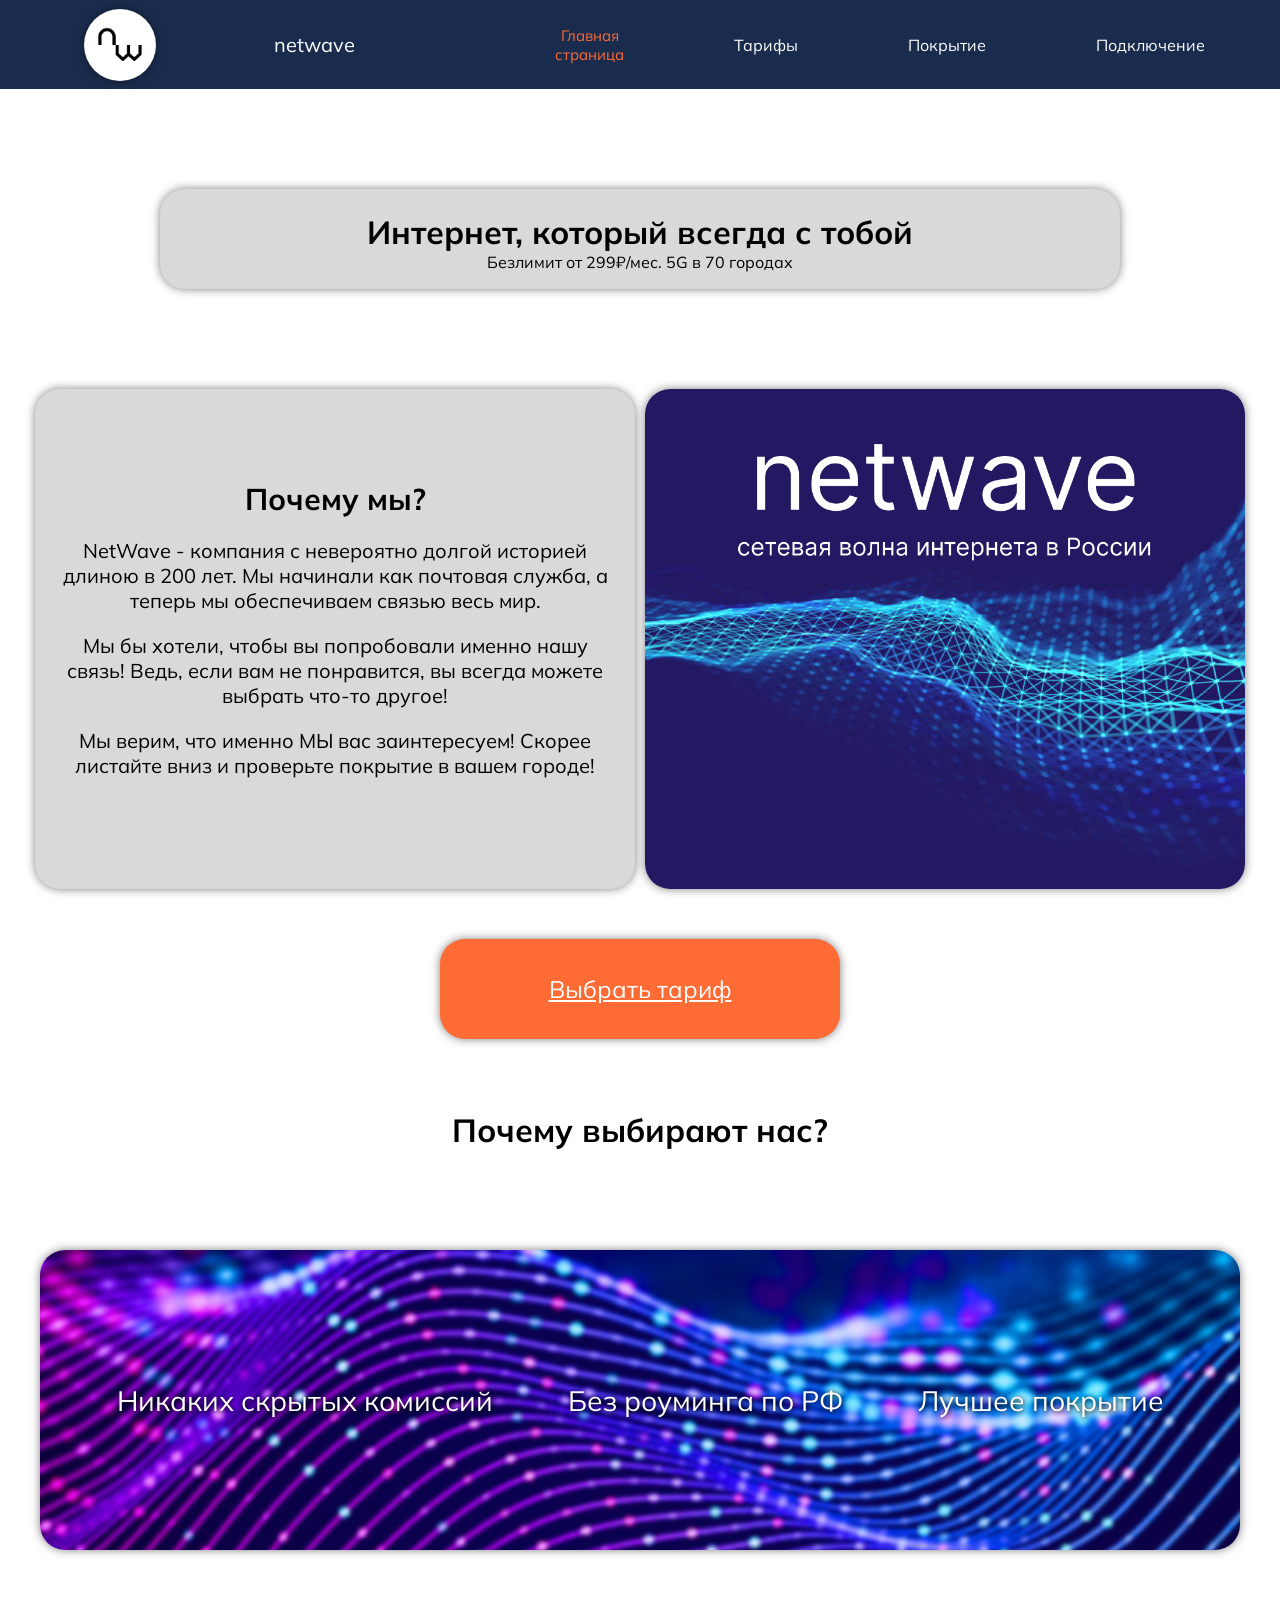
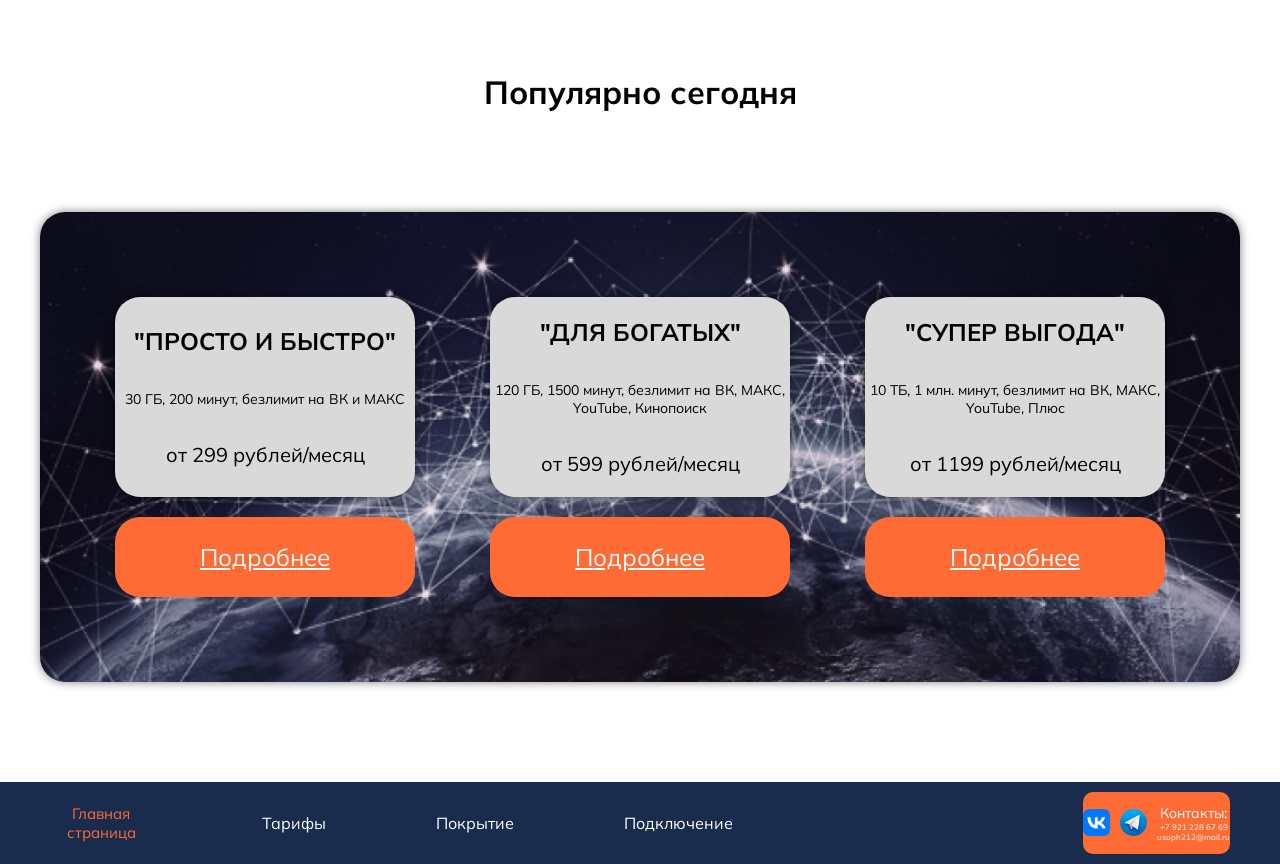
<file: index.html>
<!DOCTYPE html>
<html>
<head>
    <meta charset="utf-8">
    <link rel="stylesheet" href="style.css">
    <link rel="preconnect" href="https://fonts.googleapis.com">
    <link rel="preconnect" href="https://fonts.gstatic.com" crossorigin>
    <link href="https://fonts.googleapis.com/css2?family=Mulish:ital,wght@0,200..1000;1,200..1000&display=swap" rel="stylesheet">
    <title>NetWave - супер технологии</title>
</head>
<body>
    <header>
        <div class="Shapka">
            <img class="Logo" src="logos.png"></img>
            <p class="TextHover" style="transition: background-color 0.3s;font-size: 20px; color: white; margin-right: 90px">netwave</p>
            <p class="TextHover" style="color: #FF6B35; font-size: 15px;">Главная страница</p>
            <p class="TextHover" style="transition: background-color 0.3s;color: white"><a style="color: white; text-decoration: none;" href="tarify.html">Тарифы</a></p>
            <p class="TextHover" style="transition: background-color 0.3s;color: white"><a style="color: white; text-decoration: none;" href="pokrytie.html">Покрытие</a></p>
            <p class="TextHover" style="transition: background-color 0.3s;color: white"><a style="color: white; text-decoration: none;" href="tarify.html">Подключение</a></p>
        </div>
    </header>
    <main class="MainBlock">
    <div class="FirstHero">
        <h1 class="FirstH1">Интернет, который всегда с тобой</h1>
        <p style="margin-top: 0; font-size: 16px">Безлимит от 299₽/мес. 5G в 70 городах</p>
    </div>
    <div class="Article">
        <article>
            <h2 style="margin: 0">Почему мы?</h2>
            <section class="ArticleSection">
                <p style="margin: 0">NetWave - компания с невероятно долгой историей длиною в 200 лет.
Мы начинали как почтовая служба, а теперь мы обеспечиваем связью весь мир.</p>
                <p>Мы бы хотели, чтобы вы попробовали именно нашу связь! 
Ведь, если вам не понравится, вы всегда можете выбрать что-то другое!</p>
                <p>Мы верим, что именно МЫ вас заинтересуем! 
Скорее листайте вниз и проверьте покрытие в вашем городе!</p>
            </section>
        </article>
        <div class="Banner"></div>
    </div>
    <div class="ChooseTarifFlex">
        <a href="tarify.html" class="ChooseTarif">Выбрать тариф</a>
    </div>
    <h1 class="SecondH1">Почему выбирают нас?</h1>
    <div class="HeroBox">
        <p>Никаких скрытых комиссий</p>
        <p>Без роуминга по РФ</p>
        <p>Лучшее покрытие</p>
    </div>
    <h1 class="SecondH1">Популярно сегодня</h1>
    <div class="Main">
        <div class="ParentCard">
            <div class="TradeCard">
                <h2>"ПРОСТО И БЫСТРО"</h2>
                <p style="font-size: 14px;">30 ГБ, 200 минут,
    безлимит на ВК и МАКС</p>
                <p style="font-size: 20px;">от 299 рублей/месяц</p>
            </div>
                <a href="tarify.html" class="ChooseTarifBT">Подробнее</a>
                
        </div>
        <div class="ParentCard">
            <div class="TradeCard">
                <h2>"ДЛЯ БОГАТЫХ"</h2>
                <p style="font-size: 14px;">120 ГБ, 1500 минут,
безлимит на ВК, МАКС, YouTube, Кинопоиск</p>
                <p style="font-size: 20px; text-align: center;">от 599 рублей/месяц</p>
            </div>
                <a href="tarify.html" class="ChooseTarifBT">Подробнее</a>
                
        </div>
        <div class="ParentCard">
            <div class="TradeCard">
                <h2>"СУПЕР ВЫГОДА"</h2>
                <p style="font-size: 14px;">10 ТБ, 1 млн. минут,
безлимит на ВК, МАКС, YouTube, Плюс</p>
                <p style="font-size: 20px;">от 1199 рублей/месяц</p>
            </div>
                <a href="tarify.html" class="ChooseTarifBT">Подробнее</a>
                
        </div>
    </div>
    </main>
    <footer>
        <div style="display: flex; margin: 0; height: 100%; gap: 110px; justify-content: center; align-items: center; margin-left: 50px; margin-right: 50px">
            <p class="TextHover" style="transition: background-color 0.3s;color: #FF6B35; font-size: 15px;">Главная страница</p>
            <p class="TextHover" style="transition: background-color 0.3s;color: white"><a style="color: white; text-decoration: none;" href="tarify.html">Тарифы</a></p>
            <p class="TextHover" style="transition: background-color 0.3s;color: white"><a style="color: white; text-decoration: none;" href="pokrytie.html">Покрытие</a></p>
            <p class="TextHover" style="transition: background-color 0.3s;color: white"><a style="color: white; text-decoration: none;" href="tarify.html">Подключение</a></p>
            <div class="Contacts">
                <img style="width: 27px;height: 27px;" src="vk.png">
                <img style="width: 27px;height: 27px; border-radius: 50%" src="tg.png">
                <div class="Abzasy">
                    <p class="TextHover" style="margin: 0; font-size: 14px">Контакты:</p>
                    <p class="TextHover" style="margin: 0">+7 921 228 67 69</p>
                    <p class="TextHover" style="margin: 0">usuph212@mail.ru</p>
                </div>
            </div>
        </div>
    </footer>
</body>
</html>
</file>
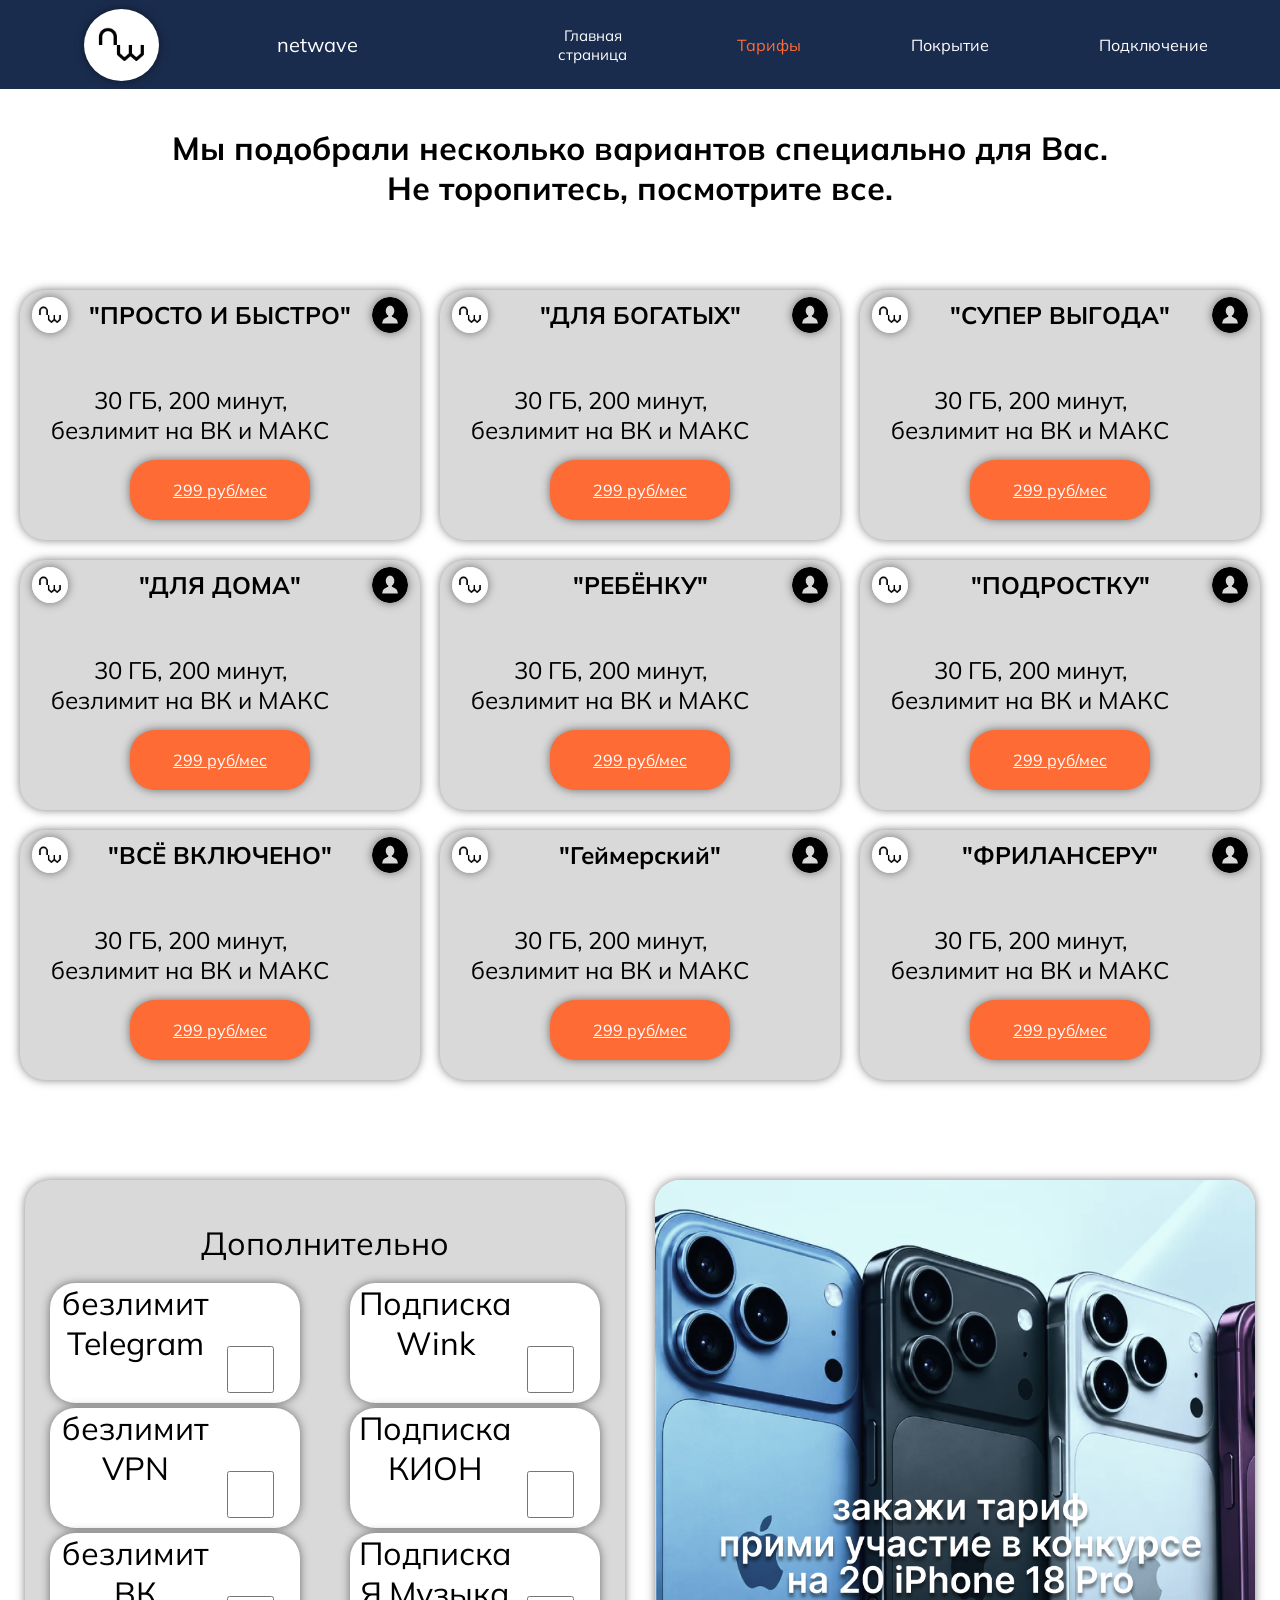
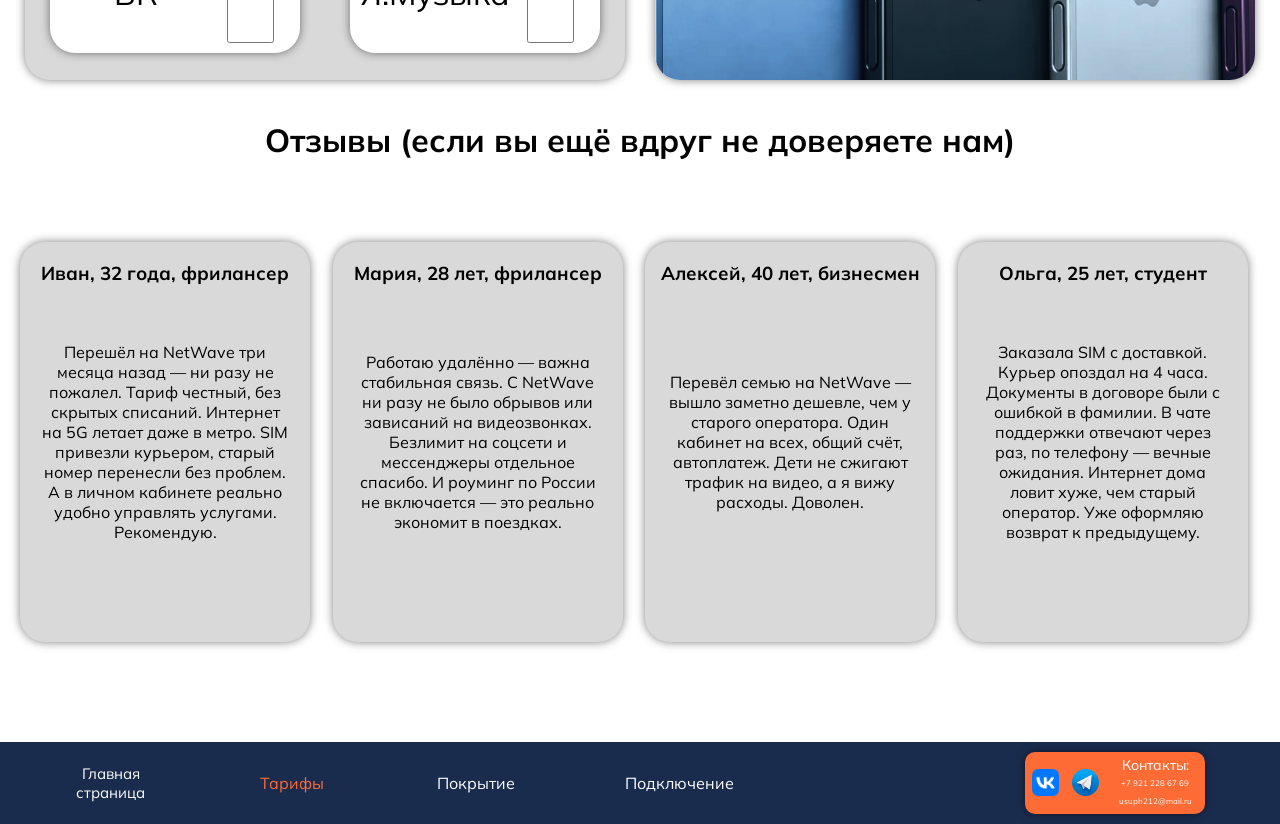
<file: tarify.html>
<!DOCTYPE html>
<html>
    <head>
        <meta charset="utf-8">
        <link rel="stylesheet" href="styles.css">
        <link rel="preconnect" href="https://fonts.googleapis.com">
        <link rel="preconnect" href="https://fonts.gstatic.com" crossorigin>
        <link href="https://fonts.googleapis.com/css2?family=Mulish:ital,wght@0,200..1000;1,200..1000&display=swap" rel="stylesheet">
        <title>NetWave - наши тарифы</title>
    </head>
    <body>
        <header>
            <div class="Shapka">
                <img class="Logo" src="logos.png"></img>
                <p class="TextHover" style="font-size: 20px; color: white; margin-right: 90px">netwave</p>
                <p class="TextHover" style="color: white; font-size: 15px;"><a style="color: white; text-decoration: none;" href="index.html">Главная страница</a></p>
                <p style="color: #FF6B35">Тарифы</p>
                <p class="TextHover" style="color: white"><a style="color: white; text-decoration: none;" href="pokrytie.html">Покрытие</a></p>
                <p class="TextHover" style="color: white"><a style="color: white; text-decoration: none;" href="tarify.html">Подключение</a></p>
            </div>
        </header>
        <main>
        <h1 class="FirstH1">Мы подобрали несколько вариантов специально для Вас. 
            Не торопитесь, посмотрите все.</h1>
        <div class="CardsGrid">
            <div class="TradeCard">
                <img src="logos.png" class="CardsLogos"></img>
                <h2 style="justify-self: center; margin:0">"ПРОСТО И БЫСТРО"</h2>
                <img src="ava.png" class="CardsLogos"></img>
                <p style="margin:20px; justify-self: center; font-size: 24px; grid-column: 1/3">30 ГБ, 200 минут, безлимит на ВК и МАКС</p>
                <a href="#" class="PriceBtn">299 руб/мес</a>
            </div>
            <div class="TradeCard">
                <img src="logos.png" class="CardsLogos"></img>
                <h2 style="justify-self: center; margin:0">"ДЛЯ БОГАТЫХ"</h2>
                <img src="ava.png" class="CardsLogos"></img>
                <p style="margin:20px; justify-self: center; font-size: 24px; grid-column: 1/3">30 ГБ, 200 минут, безлимит на ВК и МАКС</p>
                <a href="#" class="PriceBtn">299 руб/мес</a>
            </div>
            <div class="TradeCard">
                <img src="logos.png" class="CardsLogos"></img>
                <h2 style="justify-self: center; margin:0">"СУПЕР ВЫГОДА"</h2>
                <img src="ava.png" class="CardsLogos"></img>
                <p style="margin:20px; justify-self: center; font-size: 24px; grid-column: 1/3">30 ГБ, 200 минут, безлимит на ВК и МАКС</p>
                <a href="#" class="PriceBtn">299 руб/мес</a>
            </div>
            <div class="TradeCard">
                <img src="logos.png" class="CardsLogos"></img>
                <h2 style="justify-self: center; margin:0">"ДЛЯ ДОМА"</h2>
                <img src="ava.png" class="CardsLogos"></img>
                <p style="margin:20px; justify-self: center; font-size: 24px; grid-column: 1/3">30 ГБ, 200 минут, безлимит на ВК и МАКС</p>
                <a href="#" class="PriceBtn">299 руб/мес</a>
            </div>
            <div class="TradeCard">
                <img src="logos.png" class="CardsLogos"></img>
                <h2 style="justify-self: center; margin:0">"РЕБЁНКУ"</h2>
                <img src="ava.png" class="CardsLogos"></img>
                <p style="margin:20px; justify-self: center; font-size: 24px; grid-column: 1/3">30 ГБ, 200 минут, безлимит на ВК и МАКС</p>
                <a href="#" class="PriceBtn">299 руб/мес</a>
            </div>
            <div class="TradeCard">
                <img src="logos.png" class="CardsLogos"></img>
                <h2 style="justify-self: center; margin:0">"ПОДРОСТКУ"</h2>
                <img src="ava.png" class="CardsLogos"></img>
                <p style="margin:20px; justify-self: center; font-size: 24px; grid-column: 1/3">30 ГБ, 200 минут, безлимит на ВК и МАКС</p>
                <a href="#" class="PriceBtn">299 руб/мес</a>
            </div>
            <div class="TradeCard">
                <img src="logos.png" class="CardsLogos"></img>
                <h2 style="justify-self: center; margin:0">"ВСЁ ВКЛЮЧЕНО"</h2>
                <img src="ava.png" class="CardsLogos"></img>
                <p style="margin:20px; justify-self: center; font-size: 24px; grid-column: 1/3">30 ГБ, 200 минут, безлимит на ВК и МАКС</p>
                <a href="#" class="PriceBtn">299 руб/мес</a>
            </div>
            <div class="TradeCard">
                <img src="logos.png" class="CardsLogos"></img>
                <h2 style="justify-self: center; margin:0">"Геймерский"</h2>
                <img src="ava.png" class="CardsLogos"></img>
                <p style="margin:20px; justify-self: center; font-size: 24px; grid-column: 1/3">30 ГБ, 200 минут, безлимит на ВК и МАКС</p>
                <a href="#" class="PriceBtn">299 руб/мес</a>
            </div>
            <div class="TradeCard">
                <img src="logos.png" class="CardsLogos"></img>
                <h2 style="justify-self: center; margin:0">"ФРИЛАНСЕРУ"</h2>
                <img src="ava.png" class="CardsLogos"></img>
                <p style="margin:20px; justify-self: center; font-size: 24px; grid-column: 1/3">30 ГБ, 200 минут, безлимит на ВК и МАКС</p>
                <a href="#" class="PriceBtn">299 руб/мес</a>
            </div>
        </div>
        <div class="Misc">
            <div class="DopUsl">
                <p style="margin: 0; font-size: 32px; justify-self: center; grid-column: 1/3">Дополнительно</p>
                <div class="Checker">
                    <p style="grid-row: 1; grid-column: 1; justify-self: center; margin-left: 20px; margin-top: 0; font-size: 32px">безлимит Telegram</p>
                    <input type="checkbox" style="grid-column: 2;grid-row: 2;margin-bottom:10px"></input>
                </div>
                <div class="Checker">
                    <p style="grid-row: 1; grid-column: 1; justify-self: center; margin-left: 20px; margin-top: 0; font-size: 32px">Подписка Wink</p>
                    <input type="checkbox" style="grid-column: 2;grid-row: 2;margin-bottom:10px"></input>
                </div>
                <div class="Checker">
                    <p style="grid-row: 1; grid-column: 1; justify-self: center; margin-left: 20px; margin-top: 0; font-size: 32px">безлимит VPN</p>
                    <input type="checkbox" style="grid-column: 2;grid-row: 2;margin-bottom:10px"></input>
                </div>
                <div class="Checker">
                    <p style="grid-row: 1; grid-column: 1; justify-self: center; margin-left: 20px; margin-top: 0; font-size: 32px">Подписка КИОН</p>
                    <input type="checkbox" style="grid-column: 2;grid-row: 2;margin-bottom:10px"></input>
                </div>
                <div class="Checker">
                    <p style="grid-row: 1; grid-column: 1; justify-self: center; margin-left: 20px; margin-top: 0; font-size: 32px">безлимит ВК</p>
                    <input type="checkbox" style="grid-column: 2;grid-row: 2;margin-bottom:10px"></input>
                </div>
                <div class="Checker">
                    <p style="grid-row: 1; grid-column: 1; justify-self: center; margin-left: 20px; margin-top: 0; font-size: 32px">Подписка Я.Музыка</p>
                    <input type="checkbox" style="grid-column: 2;grid-row: 2;margin-bottom:10px"></input>
                </div>
            </div>
            <div class="Konkurs"></div>
        </div>
        <h1 class="FirstH1">Отзывы (если вы ещё вдруг не доверяете нам)</h1>
        <div class="Otzyvy">
            <div class="Otzyv">
                <h3>Иван, 32 года, фрилансер</h3>
                <p class="Abzac">Перешёл на NetWave три месяца назад — ни разу не пожалел. Тариф честный, без скрытых списаний. Интернет на 5G летает даже в метро. SIM привезли курьером, старый номер перенесли без проблем. А в личном кабинете реально удобно управлять услугами. Рекомендую.</p>
            </div>
            <div class="Otzyv">
                <h3>Мария, 28 лет, фрилансер</h3>
                <p class="Abzac">Работаю удалённо — важна стабильная связь. С NetWave ни разу не было обрывов или зависаний на видеозвонках. Безлимит на соцсети и мессенджеры отдельное спасибо. И роуминг по России не включается — это реально экономит в поездках.</p>
            </div>
            <div class="Otzyv">
                <h3>Алексей, 40 лет, бизнесмен</h3>
                <p class="Abzac">Перевёл семью на NetWave — вышло заметно дешевле, чем у старого оператора. Один кабинет на всех, общий счёт, автоплатеж. Дети не сжигают трафик на видео, а я вижу расходы. Доволен.</p>
            </div>
            <div class="Otzyv">
                <h3>Ольга, 25 лет, студент</h3>
                <p class="Abzac">Заказала SIM с доставкой. Курьер опоздал на 4 часа. Документы в договоре были с ошибкой в фамилии. В чате поддержки отвечают через раз, по телефону — вечные ожидания. Интернет дома ловит хуже, чем старый оператор. Уже оформляю возврат к предыдущему.</p>
            </div>
        </div>
        </main>
        <footer>
            <div class="Shapka">
                <p class="TextHover" style="color: white; font-size: 15px;"><a style="color: white; text-decoration: none;" href="index.html">Главная страница</a></p>
                <p style="color: #FF6B35">Тарифы</p>
                <p class="TextHover" style="color: white"><a style="color: white; text-decoration: none;" href="pokrytie.html">Покрытие</a></p>
                <p class="TextHover" style="color: white"><a style="color: white; text-decoration: none;" href="tarify.html">Подключение</a></p>
                <div class="Contacts">
                <img style="justify-self: center; width: 27px;height: 27px;" src="vk.png">
                <img style="justify-self: center; width: 27px;height: 27px; border-radius: 50%" src="tg.png">
                    <div class="Abzasy">
                        <p style="margin: 0; font-size: 14px">Контакты:</p>
                        <p style="margin: 0">+7 921 228 67 69</p>
                        <p style="margin: 0">usuph212@mail.ru</p>
                    </div>
                </div>
            </div>
        </footer>
    </body>
</html>
</file>
<file: style.css>
.Article {
    font-size: 20px;
    display: flex; 
    align-items: center; 
    margin-top: 100px; 
    margin-left: 75px; 
    margin-right: 75px; 
    gap: 10px; 
    justify-content: center;
}
article {
    width: 600px; 
    height: 500px; 
    display:flex; 
    background-color: #d9d9d9; 
    border-radius: 25px; 
    justify-content: center; 
    gap: 20px; 
    align-items: center; 
    flex-direction: column;
    overflow: hidden;
    box-shadow: 0px 0px 10px rgba(0, 0, 0, 0.5);
}
.ChooseTarif {
    color: white;
    background-color: #ff6b35;
    display: flex;
    justify-content: center;
    border-radius: 25px;
    width: 400px;
    height: 100px;
    align-items: center;
    margin: 50px;
    font-size: 24px;
    flex-direction: column;
    box-shadow: 0px 0px 10px rgba(0, 0, 0, 0.5);
    transition: background-color 0.3s ease;

}

.ChooseTarif:hover {
    color: black;
    background-color: #d9d9d9;
    display: flex;
    justify-content: center;
    border-radius: 25px;
    width: 400px;
    height: 100px;
    align-items: center;
    margin: 50px;
    font-size: 24px;
    flex-direction: column;
}

.ChooseTarifFlex {
    display: flex;
    justify-content: center;
    margin-bottom: 0px;
}

.ArticleSection {
    margin-left: 20px;
    margin-right: 20px;
}

.SecondH1 {
    display: flex;
    justify-content: center;
    align-items: center;
    margin-bottom: 100px
}

.HeroBox {
    background-image: url(kartinka.png);
    border-radius: 25px;
    margin-left: 75px;
    margin-right: 75px;
    display: flex;
    justify-content: center;
    align-items: center;
    gap: 75px;
    font-size: 28px;
    text-shadow: 1px 1px 5px black;
    color: white;
    width: 1200px;
    height: 300px;
    background-size: 110%;
    margin-bottom: 100px;   
    overflow: hidden;
    box-shadow: 0px 0px 10px rgba(0, 0, 0, 0.5);

}

.Main {
    background-image: url(img2.png);
    border-radius: 25px;
    margin-left: 75px;
    margin-right: 75px;
    display: flex;
    justify-content: center;
    height: 470px;
    gap: 75px;
    width: 1200px;
    margin-bottom: 100px;
    background-size: 110%;
    overflow: hidden;
    box-shadow: 0px 0px 10px rgba(0, 0, 0, 0.5);
    
}
.TradeCard {
    border-radius: 25px;
    background-color: #d9d9d9;
    width: 300px;
    height: 200px;
    display: flex;
    justify-content: center;
    align-items: center;
    flex-direction: column;
    box-shadow: 0px 0px 10px rgba(0, 0, 0, 0.5);

}

.ChooseTarifBT {
    color: white;
    background-color: #ff6b35;
    display: flex;
    justify-content: center;
    border-radius: 25px;
    width: 300px;
    height: 80px;
    align-items: center;
    margin-top: 20px;
    font-size: 24px;
    flex-direction: column;
    transition: background-color 0.3s ease;

}
.ChooseTarifBT:hover {
    color: black;
    background-color: #d9d9d9;
    display: flex;
    justify-content: center;
    border-radius: 25px;
    width: 300px;
    height: 80px;
    align-items: center;
    margin-top: 20px;
    font-size: 24px;
    flex-direction: column;
}
.ParentCard {
    display: flex;
    justify-content: center;
    align-items: center;
    flex-direction: column;
}

footer {
    background-color: #1a2c4e; 
    padding: 0px; 
    margin: 0;
}
.Contacts {
    width: 180px;
    height: 62px;
    margin-top: 10px;
    margin-bottom: 10px;
    margin-left: 240px;
    background-color: #ff6b35;
    border-radius: 10px;
    display: flex;
    justify-content: center;
    align-items:center;
    gap: 10px;
}

.Abzasy {
    display:flex;
    color: white;
    justify-content: center;
    align-items:center; 
    font-size: 8px;
    flex-direction: column;
    margin: 0;
    padding: 0;
    row-gap: 0px;
}

body {
    font-family: Mulish, sans-serif;
    margin: 0; 
    padding: 0; 
    width: 100%; 
    height: 100%; 
    text-align: center;
    text-overflow: ellipsis;
    box-shadow: 0px 0px 10px rgba(0, 0, 0, 0.5);
}

header {
    background-color: #1a2c4e; 
    padding: 0px; 
    margin: 0;
}

.Banner {
    display: flex;
    width: 600px;
    height: 500px;
    border-radius: 25px;
    background-image: url(ad1.png);
    background-size: 100%;
    box-shadow: 0px 0px 10px rgba(0, 0, 0, 0.5);
}

.Shapka {
    display: flex; 
    height: 100%; 
    gap: 110px; 
    justify-content: center; 
    align-items: center; 
    margin-left: 75px; 
    margin-right: 75px
}

.Logo {
    border-radius: 50%; 
    margin: 8.5px; 
    padding: 0; 
    width: 75px; 
    height: 72px;
    transition: width 0.3s ease;
    transition: height 0.3s ease;
    box-shadow: 0px 0px 10px rgba(0, 0, 0, 0.5);
}

.Logo:hover {
    width: 112.5px;
    height: 108px;
}

.FirstHero {
    display: flex; 
    align-items: center; 
    justify-content: center;
    flex-direction: column; 
    height: 100vh; 
    background-color: #d9d9d9; 
    border-radius: 25px; 
    height: 100px; 
    width: 960px;
    margin-left: 280px;
    margin-right: 280px; 
    margin-top: 100px;
    overflow: hidden;
    box-shadow: 0px 0px 10px rgba(0, 0, 0, 0.5);
}

.FirstH1 {
    margin-bottom: 0;
    font-size: 32px
}

.MainBlock {
    margin-left: 75px;
    margin-right: 75px;
    justify-content: center;
    align-items: center;
    flex-direction: column;
    display: flex;
}

.TextHover:hover {
    text-shadow: 0 0 5px rgba(255, 255, 255, 0.5);
}
</file>
<file: styles.css>
.Shapka {
    display: grid;
    height: 100%;
    gap: 110px;
    justify-self: center;
    align-items: center;
    grid-template-columns: repeat(6, 1fr);
    margin-left: 75px;
    margin-right: 75px
}

body {
    text-align: center;
    font-family: Mulish, sans-serif;
    margin: 0; 
    padding: 0; 
    width: 100%; 
    height: 100%;
}

.Logo {
    border-radius: 50%; 
    margin: 8.5px; 
    padding: 0; 
    width: 75px; 
    height: 72px;
    transition: ease;
    transition: width 0.3s ease;
    transition: height 0.3s ease;
    box-shadow: 0px 0px 10px rgba(0, 0, 0, 0.5);
}

.Logo:hover {
    width: 112.5px;
    height: 108px;
}

header {
    background-color: #1a2c4e; 
    padding: 0px; 
    margin: 0;
    width: 100%;
    display: grid;
    justify-self: center
}

.FirstH1 {
    width: 960px;
    height: 100%;
    justify-self: center;
    align-items: center;
    margin-top: 100px;

}

.TradeCard {
    border-radius: 25px;
    background-color: #d9d9d9;
    width: 400px;
    height: 250px;
    display: grid;
    justify-content: center;
    align-items: center;
    grid-template-columns: 60px 280px 60px;
    grid-template-rows: 50px 150px 50px;
    box-shadow: 0px 0px 10px rgba(0, 0, 0, 0.5);
}

.PriceBtn {
    color: white;
    background-color: #ff6b35;
    display: grid;
    justify-content: center;
    border-radius: 25px;
    width: 180px;
    height: 60px;
    align-items: center;
    margin-top: 0px;
    font-size: 16px;
    grid-column: 2;
    grid-row: 3;
    justify-self: center;
    margin-bottom: 50px;
    box-shadow: 0px 0px 10px rgba(0, 0, 0, 0.5);
    transition: background-color 0.3s ease;
}

.PriceBtn:hover {
    color: black;
    background-color: #ffffff;
    display: grid;
    justify-content: center;
    border-radius: 25px;
    width: 180px;
    height: 60px;
    align-items: center;
    margin-top: 0px;
    font-size: 16px;
    grid-column: 2;
    grid-row: 3;
    justify-self: center;
    margin-bottom: 50px;
    box-shadow: 0px 0px 10px rgba(0, 0, 0, 0.5);
}

.CardsGrid {
    display: grid;
    justify-content: center;
    grid-template-columns: 1fr 1fr 1fr;
    grid-template-rows: 1fr 1fr 1fr;
    margin-left: 280px;
    margin-right: 280px;
    margin-bottom:100px;
    gap: 20px;
}

.CardsLogos {
    justify-self: center; 
    width: 36px; 
    height: 36px; 
    border-radius: 50%;
    box-shadow: 0px 0px 10px rgba(0, 0, 0, 0.5);
}

.Checker {
    display: grid;
    width:250px;
    height: 120px;
    grid-template-columns: 150px 100px;
    grid-template-rows: 60px 60px;                    
    background-color: #ffffff;
    border-radius: 25px;
    margin-bottom: 50px;
    justify-self: center;
    box-shadow: 0px 0px 10px rgba(0, 0, 0, 0.5);
}

.DopUsl {
    width: 600px;
    height: 500px;
    background-color: #d9d9d9;
    border-radius: 25px;
    display: grid;
    grid-template-columns: 1fr 1fr;
    grid-template-rows: repeat(4, 125px);
    justify-content: center;
    align-items: center;
    box-shadow: 0px 0px 10px rgba(0, 0, 0, 0.5);
}

.Konkurs {
    background-image: url(ad2.png);
    width: 600px;
    height: 500px;
    border-radius: 25px;
    background-size: 100%;
    box-shadow: 0px 0px 10px rgba(0, 0, 0, 0.5);
}

.Misc {
    display:grid;
    grid-template-columns: 600px 600px;
    grid-template-rows: 500px;
    margin-left: 75px;
    margin-right: 75px;
    gap: 30px;
    justify-content: center;
    align-items: center;
}

.Otzyv {
    width: 290px;
    height: 400px;
    display: grid;
    grid-template-columns: 1fr;
    grid-template-rows: 1fr 1fr 1fr;
    background-color: #d9d9d9;
    border-radius: 25px;
    box-shadow: 0px 0px 10px rgba(0, 0, 0, 0.5);
}

.Otzyvy {
    justify-content: center;
    display: grid;
    grid-template-columns: 1fr 1fr 1fr 1fr;
    grid-template-rows: 1fr;
    margin-left: 280px;
    margin-right: 280px;
    gap: 10px;
    margin-bottom: 100px
}

.Abzac {
    justify-self: center;
    margin: 20px;
}

.Contacts {
    width: 180px;
    height: 62px;
    margin-top: 10px;
    margin-bottom: 10px;
    margin-left: 0px;
    background-color: #ff6b35;
    border-radius: 10px;
    display: grid;
    justify-content: center;
    align-items:center;
    gap: 0px;
    grid-template-columns: 40px 40px 100px;
    justify-content: center;
    grid-column: 6;
    box-shadow: 0px 0px 10px rgba(0, 0, 0, 0.5);
}

.Abzasy {
    display:grid;
    color: white;
    justify-content: center;
    align-items:center; 
    font-size: 8px;
    margin: 0;
    padding: 0;
    row-gap: 0px;
    grid-template-rows: 1fr 1fr 1fr;
}

footer {
    background-color: #1a2c4e;
}

main {
    margin-left: 75px;
    margin-right: 75px;
    justify-content: center;
    align-items: center;
    display: grid;
}

.TextHover:hover {
    text-shadow: 0 0 5px rgba(255, 255, 255, 0.5);
}
</file>
